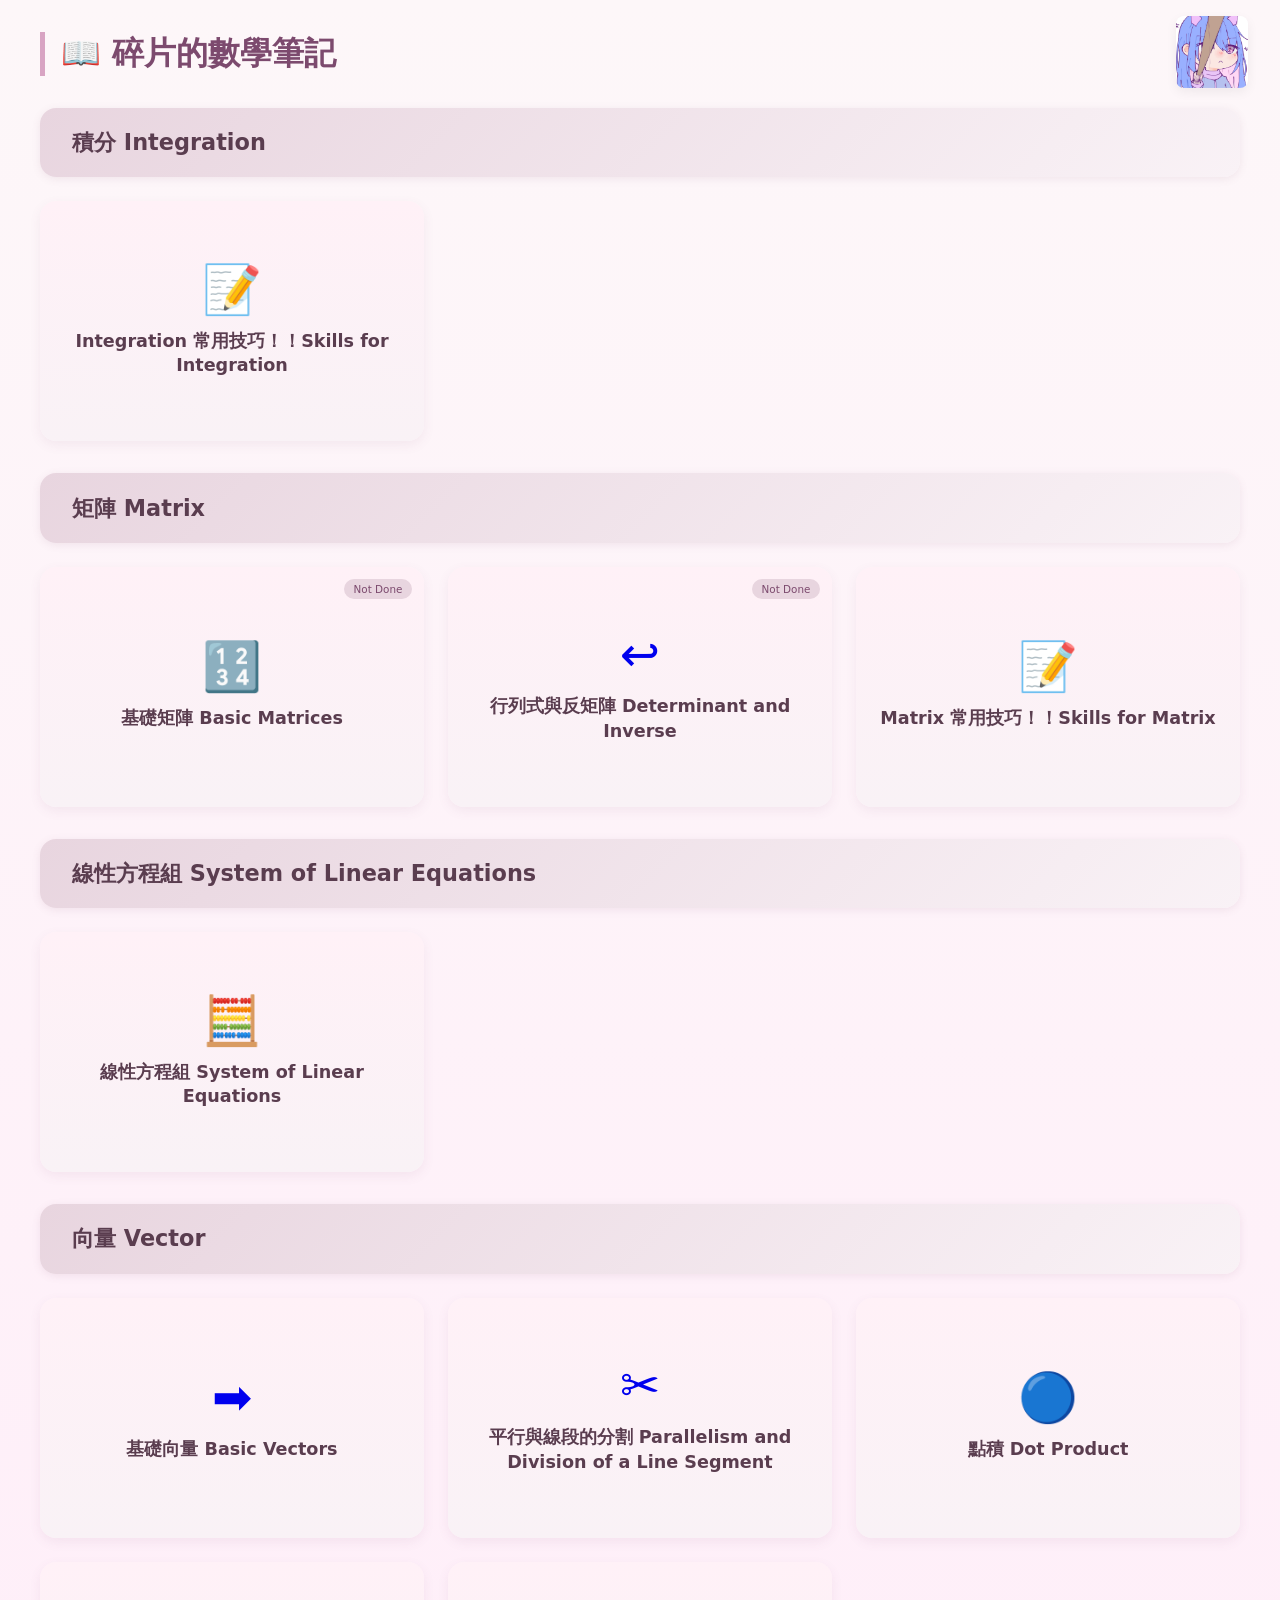
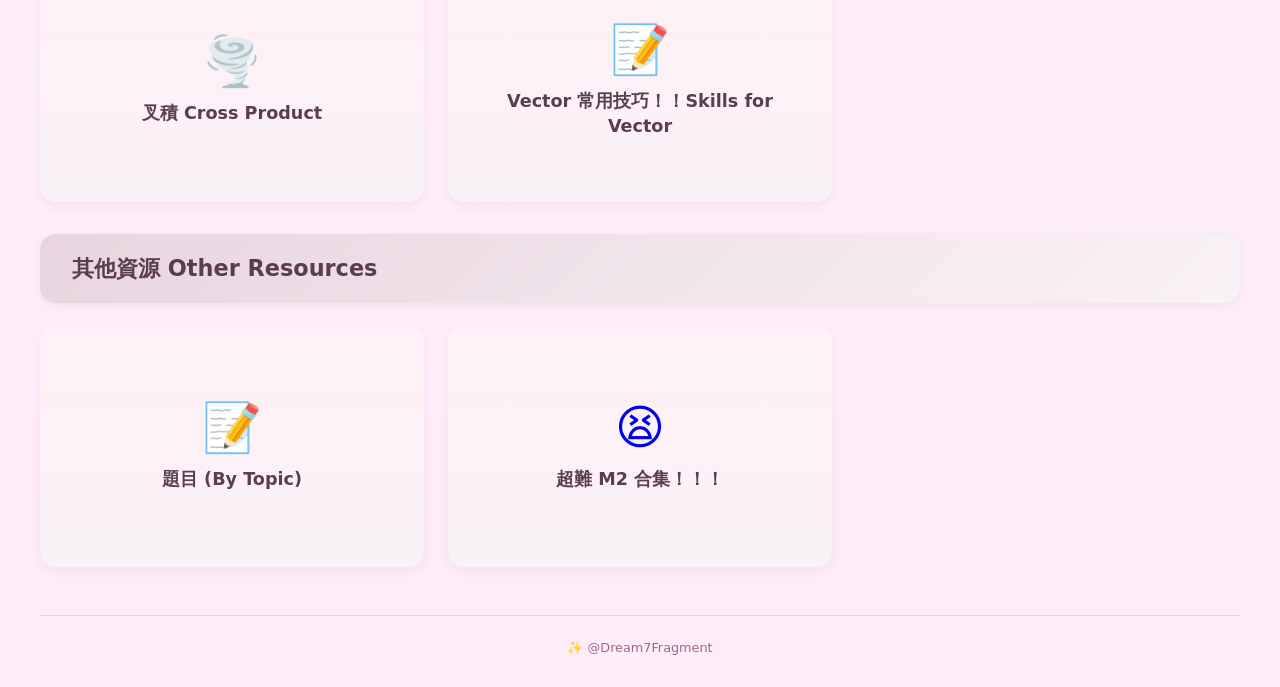
<file: index.html>
<!DOCTYPE html>
<html lang="zh-Hant">
<head>
    <meta charset="UTF-8">
    <title>碎片的數學筆記｜目錄</title>
    <meta name="viewport" content="width=device-width, initial-scale=1">
    <link rel="stylesheet" href="style.css">

</head>
<body>
<div class="container">
    <img src="icon.png" class="icon"></img>

    <h1>📖 碎片的數學筆記</h1>
    <!-- <div class="sub">持續更新中 · 即時演算 · 互動式圖形</div> -->

    <!-- 積分 Integration -->
    <div class="topic-title">
        積分 Integration
    </div>
    <div class="card-grid">
        <!-- <a href="solid-of-revolution.html" class="page-card">
            <span class="page-card-badge">Not Done</span>
            <div class="page-card-content">
                <div class="page-card-emoji">🔄</div>
                <div class="page-card-title">旋轉體積 Solid of Revolution</div>
            </div>
        </a> -->
        <a href="integration/skills-for-integration.html" class="page-card">
            <div class="page-card-content">
                <div class="page-card-emoji">📝</div>
                <div class="page-card-title">Integration 常用技巧！！Skills for Integration</div>
            </div>
        </a>
    </div>

    <!-- 矩陣 Matrix -->
    <div class="topic-title">
        矩陣 Matrix
    </div>
    <div class="card-grid">
        <a href="matrix/basic-matrices.html" class="page-card">
            <span class="page-card-badge">Not Done</span>
            <div class="page-card-content">
                <div class="page-card-emoji">🔢</div>
                <div class="page-card-title">基礎矩陣 Basic Matrices</div>
            </div>
        </a>
        <a href="matrix/determinant-and-inverse.html" class="page-card">
            <span class="page-card-badge">Not Done</span>
            <div class="page-card-content">
                <div class="page-card-emoji">↩️</div>
                <div class="page-card-title">行列式與反矩陣 Determinant and Inverse</div>
            </div>
        </a>
        <a href="matrix/skills-for-matrix.html" class="page-card">
            <div class="page-card-content">
                <div class="page-card-emoji">📝</div>
                <div class="page-card-title">Matrix 常用技巧！！Skills for Matrix</div>
            </div>
        </a>
    </div>

    <!-- 線性方程組 System of Linear Equations -->
    <div class="topic-title">
        線性方程組 System of Linear Equations
    </div>
    <div class="card-grid">
        <a href="system/system-of-linear-equations.html" class="page-card">
            <div class="page-card-content">
                <div class="page-card-emoji">🧮</div>
                <div class="page-card-title">線性方程組 System of Linear Equations</div>
            </div>
        </a>
    </div>

    <!-- 向量 Vector -->
    <div class="topic-title">
        向量 Vector
    </div>
    <div class="card-grid">
        <a href="vector/basic-vectors.html" class="page-card">
            <div class="page-card-content">
                <div class="page-card-emoji">➡️</div>
                <div class="page-card-title">基礎向量 Basic Vectors</div>
            </div>
        </a>
        <a href="vector/parallelism-and-division.html" class="page-card">
            <div class="page-card-content">
                <div class="page-card-emoji">✂️</div>
                <div class="page-card-title">平行與線段的分割 Parallelism and Division of a Line Segment</div>
            </div>
        </a>
        <a href="vector/dot-product.html" class="page-card">
            <div class="page-card-content">
                <div class="page-card-emoji">🔵</div>
                <div class="page-card-title">點積 Dot Product</div>
            </div>
        </a>
        <a href="vector/cross-product.html" class="page-card">
            <div class="page-card-content">
                <div class="page-card-emoji">🌪️</div>
                <div class="page-card-title">叉積 Cross Product</div>
            </div>
        </a>
        <a href="vector/skills-for-vector.html" class="page-card">
            <div class="page-card-content">
                <div class="page-card-emoji">📝</div>
                <div class="page-card-title">Vector 常用技巧！！Skills for Vector</div>
            </div>
        </a>
    </div>


    <!-- 互動範例 -->
    <div class="topic-title">
        其他資源 Other Resources
    </div>
    <div class="card-grid">
        <a href="others/questions.html" class="page-card">
            <div class="page-card-content">
                <div class="page-card-emoji">📝</div>
                <div class="page-card-title">題目 (By Topic)</div>
            </div>
        </a>
        <a href="others/hard-problems.html" class="page-card">
            <div class="page-card-content">
                <div class="page-card-emoji">😫</div>
                <div class="page-card-title">超難 M2 合集！！！</div>
            </div>
        </a>
    </div>

    <div class="footer">
        ✨ @Dream7Fragment
    </div>
</div>
</body>
</html>
</file>
<file: style.css>
/* ========== 全局样式 ========== */
* {
    margin: 0;
    padding: 0;
    box-sizing: border-box;
}

body {
    font-family: 'Noto Sans TC', 'Noto Sans CJK TC', 'PingFang TC', 'Microsoft YaHei', '微軟正黑體',
    system-ui, -apple-system, 'Segoe UI', Roboto, sans-serif;
    background: linear-gradient(180deg, #fdf7f9, #ffecf9);
    padding: 2rem 1rem;
    color: #7c4a6e;
    display: grid;
    place-items: center;      /* 水平 + 垂直同時置中 */
    min-height: 100vh;
    margin: 0;
}

.container {
    /* position: relative; */
    max-width: 1200px;
    /* min-width: min(1200px, 80%); */
    /* margin: 0 auto; */
}

/* ========== 渐变文本样式 ========== */
.gradient-text {
    font-weight: 700;                     /* 粗體 (700 = bold) */
    background: linear-gradient(135deg, #3b82f6, #8b5cf6);
    background-clip: text;
    -webkit-background-clip: text;
    color: transparent;
    
    /* 額外效果：文字陰影 */
    text-shadow: 2px 2px 4px rgba(0,0,0,0.1);
}

/* ========== 标题区 ========== */
h1 {
    font-size: 2rem;
    font-weight: 600;
    margin-bottom: 0.5rem;
    border-left: 5px solid #d8a4c3;
    padding-left: 1rem;
}

h2 {
    margin-bottom: 2rem;
}

h3 {
    margin-top: 2rem;
    margin-bottom: 1rem;
}

p {
    margin-bottom: 1rem;
}

.sub {
    color: #9b6b8a;
    margin-bottom: 2rem;
    padding-left: 1.5rem;
    font-size: 0.95rem;
}

.icon {
    position: fixed;
    top: 16px;
    right: 32px;
    width: 72px;
    height: 72px;
    object-fit: cover;
    z-index: 100;
    border-radius: 8px;
    background: white;
    box-shadow: 0 4px 12px rgba(0,0,0,0.06);
}

/* ========== 主题标题（全宽彩色圆角矩形） ========== */
.topic-title {
    background: linear-gradient(135deg, #e8d5df 0%, #f9f2f6 100%);
    border-radius: 16px;
    padding: 1.2rem 2rem;
    margin: 2rem 0 1.5rem 0;
    font-size: 1.4rem;
    font-weight: 600;
    color: #5a3d4f;
    box-shadow: 0 2px 8px rgba(124, 74, 110, 0.1);
}

/* ========== 卡片网格布局 ========== */
.card-grid {
    display: grid;
    grid-template-columns: repeat(3, 1fr);
    gap: 1.5rem;
    margin-bottom: 2rem;
}

/* ========== 卡片样式（10:16 比例） ========== */
.page-card {
    background: linear-gradient(180deg, #fff1f7 0%, #f9f2f6 100%);
    border-radius: 16px;
    box-shadow: 0 4px 12px rgba(124, 74, 110, 0.08);
    overflow: hidden;
    transition: all 0.3s ease;
    text-decoration: none;
    display: flex;
    flex-direction: column;
    aspect-ratio: 16 / 10;
    position: relative;
}

.page-card:hover {
    transform: translateY(-5px);
    box-shadow: 0 8px 24px rgba(124, 74, 110, 0.15);
}

.page-card-content {
    flex: 1;
    display: flex;
    flex-direction: column;
    align-items: center;
    justify-content: center;
    padding: 1.5rem;
    text-align: center;
    gap: 1rem;
}

.page-card-emoji {
    font-size: 3rem;
    line-height: 1;
}

.page-card-title {
    font-size: 1.1rem;
    font-weight: 600;
    color: #5a3d4f;
    line-height: 1.4;
}

.page-card-badge {
    position: absolute;
    top: 0.75rem;
    right: 0.75rem;
    background: #e8d5df;
    font-size: 0.65rem;
    padding: 0.25rem 0.6rem;
    border-radius: 12px;
    color: #7c4a6e;
    font-weight: 500;
}

/* ========== 笔记页面通用样式 ========== */
.note-container {
    /* max-width: 900px; */
    background: white;
    border-radius: 16px;
    margin: 3rem 1rem 1.5rem 1rem;
    padding: 1.5rem;
    font-weight: 500;
}

.back-link {
    display: inline-block;
    margin-bottom: 1rem;
    color: #b07a9a;
    text-decoration: none;
}

.back-link:hover {
    text-decoration: underline;
}

.note-container ul {
    list-style: none; /* Remove default bullets */
    padding-left: 0;
    margin-bottom: 1.5rem;
}

.note-container ul li {
    position: relative;
    padding-left: 1.8rem; /* Indentation space */
    margin-bottom: 0.8rem;
    line-height: 1.6;
    /* color: #5a3d4f; */
}

/* Custom Bullet Point (Dot) */
.note-container ul li::before {
    content: "•";
    position: absolute;
    left: 0;
    top: 0;
    color: #d8a4c3; /* Match your theme pink */
    font-weight: bold;
    font-size: 1.2rem;
    line-height: 1.5;
}

/* Nested List (Sub-bullets) */
.note-container ul ul {
    margin-top: 0.5rem;
    margin-bottom: 0;
}

.note-container ul ul li::before {
    content: "◦"; /* Hollow circle for sub-items */
    color: #9b6b8a;
    font-size: 1rem;
}

/* ========== 可折叠容器 (Collapsible Container) ========== */
.collapsible-container {
    margin: 1.5rem 0;
    border-radius: 12px;
    overflow: hidden;
    border: 1px solid #e2e8f0;
    background: white;
}

/* The Clickable Header/Trigger */
.collapsible-trigger {
    width: 100%;
    padding: 1rem 1.5rem;
    background: #f8fafc;
    border: none;
    text-align: left;
    font-size: 1rem;
    font-weight: 600;
    color: #475569;
    cursor: pointer;
    display: flex;
    justify-content: space-between;
    align-items: center;
    transition: background 0.2s;
}

.collapsible-trigger:hover {
    background: #f1f5f9;
    color: #3b82f6;
}

/* The Arrow Icon */
.collapsible-trigger::after {
    content: '▼';
    font-size: 0.8rem;
    transition: transform 0.3s ease;
    color: #94a3b8;
}

/* Rotate arrow when open */
.collapsible-container.open .collapsible-trigger::after {
    transform: rotate(180deg);
}

/* The Hidden Content */
.collapsible-content {
    max-height: 0;
    overflow: hidden;
    transition: max-height 0.3s ease-out;
    background: white;
}

.collapsible-container.open .collapsible-content {
    max-height: 1000px; /* Large enough to fit most content */
    transition: max-height 0.5s ease-in;
}

/* Inner padding for the content so it doesn't touch edges */
.collapsible-inner {
    padding: 1.5rem;
    border-top: 1px solid #e2e8f0;
}

/* ========== 框样式 ========== */
.theorem {
    background: #fff0f0; /* Light red background */
    border-left: 6px solid #f63b3b; /* Thick red vertical line */
    border-radius: 12px;
    padding: 1.5rem;
    margin-top: 2rem;
    margin-bottom: 1.5rem;
    color: #8a1e1e; /* Dark red text */
    box-shadow: 0 2px 8px rgba(59, 130, 246, 0.1);
}

.theorem-title {
    font-weight: 700;
    font-size: 1.1rem;
    margin-bottom: 0.5rem;
    display: block;
    color: #eb2525;
}

.hint {
    background: #fffbeb; /* Light yellow background */
    border-left: 6px solid #f59e0b; /* Amber vertical line */
    border-radius: 12px;
    padding: 1.5rem;
    margin: 1.5rem 0;
    color: #78350f; /* Dark amber text */
    box-shadow: 0 2px 8px rgba(245, 158, 11, 0.1);
}

.hint-title {
    font-weight: 700;
    font-size: 1.1rem;
    margin-bottom: 0.5rem;
    display: block;
    color: #d97706;
}

.example {
    background: #f0f7ff; /* Light blue background */
    border: 2px solid #abc7f4; /* Emerald vertical line */
    border-radius: 12px;
    padding: 1.5rem;
    margin: 1.5rem 0;
    color: #1e3a8a; /* Dark blue text */
    box-shadow: 0 2px 8px rgba(16, 185, 129, 0.1);
}

.example-title {
    font-weight: 700;
    font-size: 1.1rem;
    margin-bottom: 0.5rem;
    display: block;
    color: #2563eb;
}

.box-content {
    font-weight: 500;
    line-height: 1.6;
}

/* Buttons */
.button-group {
    display: flex;
    gap: 1rem;
    flex-wrap: wrap;
    margin: 1rem 0;
}
button {
    padding: 10px 20px;
    font-size: 1rem;
    font-weight: 600;
    border: none;
    border-radius: 40px;
    cursor: pointer;
    transition: all 0.2s;
    background: #3b82f6;
    color: white;
}
button:hover {
    background: #2563eb;
    transform: translateY(-2px);
}
button.reset-btn {
    background: #64748b;
}
button.reset-btn:hover {
    background: #475569;
}

/* ========== 多項選擇題樣式 (Multiple Choice) - New Box Approach ========== */
.multiple-choice {
    background: #f5f3ff;
    border-left: 6px solid #8b5cf6;
    border-radius: 12px;
    padding: 1.5rem;
    margin: 1.5rem 0;
    color: #4c1d95;
    box-shadow: 0 2px 8px rgba(139, 92, 246, 0.1);
}

.mc-title {
    font-weight: 700;
    font-size: 1.1rem;
    margin-bottom: 1rem;
    display: block;
    color: #7c3aed;
}

.mc-options-container {
    display: flex;
    flex-direction: column;
    gap: 0.8rem;
}

.mc-option-box {
    position: relative;
    display: flex;
    align-items: center;
    padding: 1rem 1rem 1rem 3.5rem; /* Left padding for the letter circle */
    background: white;
    border: 1px solid #e9d5ff;
    border-radius: 10px;
    cursor: pointer;
    transition: all 0.2s ease;
    font-weight: 500;
    text-align: left;
    width: 100%;
    box-sizing: border-box;
}

.mc-option-box:hover {
    background: #faf5ff;
    border-color: #d8b4fe;
    transform: translateX(4px);
}

/* The Letter Circle (A, B, C, D) */
.mc-option-box::before {
    content: attr(data-letter); /* Takes letter from HTML attribute */
    position: absolute;
    left: 0.6rem;
    top: 50%;
    transform: translateY(-50%);
    width: 2rem;
    height: 2rem;
    background: white;
    border: 2px solid #8b5cf6;
    border-radius: 50%;
    text-align: center;
    line-height: 1.8rem;
    font-weight: 700;
    color: #8b5cf6;
    font-size: 1rem;
    transition: all 0.2s;
}

/* Correct State */
.mc-option-box.correct-answer {
    background: #dcfce7;
    border-color: #10b981;
    color: #064e3b;
}
.mc-option-box.correct-answer::before {
    content: "✓";
    background: #10b981;
    border-color: #10b981;
    color: white;
}

/* Wrong State */
.mc-option-box.wrong-answer {
    background: #fee2e2;
    border-color: #ef4444;
    color: #7f1d1d;
}
.mc-option-box.wrong-answer::before {
    content: "✕";
    background: #ef4444;
    border-color: #ef4444;
    color: white;
}

/* Disabled state after correct answer */
.mc-options-container.locked .mc-option-box {
    pointer-events: none;
    opacity: 0.9;
}

/* ========== MCQ Retry Button ========== */
.retry-btn {
    background: #fff;
    border: 1px solid #8b5cf6;
    color: #8b5cf6;
    padding: 6px 12px;
    font-size: 0.85rem;
    border-radius: 20px;
    cursor: pointer;
    transition: all 0.2s;
    margin-top: 10px;
    display: inline-block;
}

.retry-btn:hover {
    background: #f5f3ff;
    transform: translateY(-1px);
    box-shadow: 0 2px 4px rgba(139, 92, 246, 0.1);
}

.retry-btn:active {
    transform: translateY(1px);
}

/* ========== 响应式（手机适配） ========== */
@media (max-width: 900px) {
    .card-grid {
        grid-template-columns: repeat(2, 1fr);
    }
}

@media (max-width: 600px) {
    body {
        padding: 1rem;
    }
    
    h1 {
        font-size: 1.6rem;
    }
    
    .topic-title {
        font-size: 1.2rem;
        padding: 1rem 1.5rem;
    }
    
    .card-grid {
        grid-template-columns: 1fr;
        gap: 1rem;
    }
    
    .page-card {
        aspect-ratio: auto;
        min-height: 120px;
    }
    
    .page-card-emoji {
        font-size: 2.5rem;
    }
    
    .page-card-title {
        font-size: 1rem;
    }
}

/* ========== 页脚 ========== */
.footer {
    margin-top: 3rem;
    text-align: center;
    font-size: 0.8rem;
    color: #9b6b8a;
    border-top: 1px solid #e8d5df;
    padding-top: 1.5rem;
}

/* ========== Navigation Sidebar ========== */
#nav-sidebar {
    width: 250px;
    background-color: #fdf7f9;
    border-right: 1px solid #e8d5df;
    padding: 20px;
    position: fixed;
    height: 100vh;
    overflow-y: auto;
    left: 0;
    top: 0;
    transition: transform 0.3s ease, width 0.3s ease;
    z-index: 1000;
    box-shadow: 2px 0 8px rgba(124, 74, 110, 0.05);
}

/* Collapsed state for sidebar */
#nav-sidebar.collapsed {
    transform: translateX(-250px);
}

#nav-sidebar h4 {
    margin-top: 0;
    color: #7c4a6e;
    font-size: 1.1rem;
    border-bottom: 2px solid #d8a4c3;
    padding-bottom: 10px;
    margin-bottom: 15px;
}

#nav-sidebar ul {
    list-style: none;
    padding: 0;
    margin: 0;
}

#nav-sidebar li {
    margin-bottom: 8px;
}

#nav-sidebar a {
    text-decoration: none;
    color: #9b6b8a;
    font-size: 0.9rem;
    display: block;
    padding: 5px 10px;
    border-radius: 6px;
    transition: all 0.2s;
}

#nav-sidebar a:hover {
    background-color: #f9f2f6;
    color: #5a3d4f;
}

#nav-sidebar a.active {
    background: linear-gradient(135deg, #e8d5df, #f9f2f6);
    color: #7c4a6e;
    font-weight: 600;
}

/* Indentation for hierarchy */
#nav-sidebar .nav-h2 {
    padding-left: 15px;
    font-weight: 600;
    color: #7c4a6e;
}

#nav-sidebar .nav-h3 {
    padding-left: 30px;
    font-size: 0.85rem;
}

/* Sidebar Collapse/Expand Button (Side Button) */
#nav-collapse-btn {
    position: fixed;
    left: 250px;
    top: 50%;
    transform: translateY(-50%);
    z-index: 1001;
    background: white;
    border: 1px solid #e8d5df;
    border-left: none;
    padding: 12px 8px;
    border-radius: 0 8px 8px 0;
    cursor: pointer;
    color: #7c4a6e;
    font-size: 0.5rem;
    box-shadow: 2px 0 8px rgba(124, 74, 110, 0.1);
    transition: all 0.3s ease;
    display: flex;
    align-items: center;
    justify-content: center;
    width: 24px;
    height: 48px;
}

#nav-collapse-btn:hover {
    background: #fdf7f9;
    box-shadow: 2px 0 12px rgba(124, 74, 110, 0.2);
    left: 252px;
}

/* Move collapse button when sidebar is collapsed */
#nav-sidebar.collapsed ~ #nav-collapse-btn,
body:has(#nav-sidebar.collapsed) #nav-collapse-btn {
    left: 0;
}

/* Mobile Toggle Button */
#nav-toggle {
    display: none;
    position: fixed;
    top: 15px;
    left: 15px;
    z-index: 1001;
    background: white;
    border: 1px solid #e8d5df;
    padding: 8px 12px;
    border-radius: 6px;
    cursor: pointer;
    color: #7c4a6e;
    font-size: 0.9rem;
    box-shadow: 0 2px 4px rgba(124, 74, 110, 0.1);
    transition: all 0.2s;
}

#nav-toggle:hover {
    background: #fdf7f9;
    box-shadow: 0 4px 8px rgba(124, 74, 110, 0.15);
}

/* Adjust container for sidebar */
body:has(#nav-sidebar) .container {
    margin-left: 250px;
    padding: 20px 40px;
    /* max-width: calc(1200px + 250px); */
    max-width: 1200px;
    transition: margin-left 0.3s ease, max-width 0.3s ease;
}

/* Adjust container when sidebar is collapsed */
body:has(#nav-sidebar.collapsed) .container {
    margin-left: 0;
    max-width: 1200px;
}

/* Smooth Scrolling */
html {
    scroll-behavior: smooth;
}

/* Mobile Responsiveness */
@media (max-width: 768px) {
    #nav-sidebar {
        transform: translateX(-100%);
    }
    
    #nav-sidebar.open {
        transform: translateX(0);
    }

    /* Hide collapse button on mobile */
    #nav-collapse-btn {
        display: none;
    }

    #nav-toggle {
        display: block;
    }

    .container {
        margin-left: 0;
        padding: 20px;
        max-width: 1200px;
    }
}

/* --- Random Quiz Styles --- */
.quiz-card {
    background: white;
    border-radius: 16px;
    padding: 2rem;
    box-shadow: 0 4px 20px rgba(0,0,0,0.05);
    margin-top: 2rem;
    border: 1px solid #f0f0f0;
}

.quiz-header {
    display: flex;
    justify-content: space-between;
    margin-bottom: 1.5rem;
    font-size: 0.9rem;
    color: #64748b;
    font-weight: 600;
}

.quiz-question-text {
    font-size: 1.25rem;
    color: #1e293b;
    margin-bottom: 1.5rem;
    line-height: 1.6;
}

.quiz-content-area {
    margin-bottom: 2rem;
}

/* Short Answer Input */
.input-group {
    display: flex;
    flex-direction: column;
    gap: 0.5rem;
    max-width: 300px;
}

.quiz-input {
    padding: 12px 16px;
    border: 2px solid #e2e8f0;
    border-radius: 8px;
    font-size: 1.1rem;
    transition: all 0.2s;
}

.quiz-input:focus {
    border-color: #d8a4c3;
    outline: none;
    box-shadow: 0 0 0 3px rgba(216, 164, 195, 0.2);
}

.input-hint {
    font-size: 0.85rem;
    color: #94a3b8;
}

/* Multiple Choice Grid */
.mc-grid {
    display: grid;
    grid-template-columns: repeat(auto-fit, minmax(200px, 1fr));
    gap: 1rem;
}

.mc-option {
    border: 2px solid #e2e8f0;
    border-radius: 12px;
    padding: 1rem;
    cursor: pointer;
    transition: all 0.2s;
    display: flex;
    align-items: center;
    gap: 10px;
}

.mc-option:hover {
    border-color: #cbd5e1;
    background: #f8fafc;
}

.mc-option.selected {
    border-color: #d8a4c3;
    background: #fdf2f8;
    color: #831843;
}

.mc-letter {
    background: #e2e8f0;
    width: 28px;
    height: 28px;
    border-radius: 50%;
    display: flex;
    align-items: center;
    justify-content: center;
    font-weight: bold;
    font-size: 0.9rem;
}

.mc-option.selected .mc-letter {
    background: #d8a4c3;
    color: white;
}

/* GeoGebra Container */
.ggb-container {
    width: 100%;
    max-width: 100%;
    aspect-ratio: 4 / 3;
    min-height: 300px;
    border-radius: 12px;
    overflow: hidden;
    border: 1px solid #e2e8f0;
}

/* Vector Input Styling */
.vector-input {
    letter-spacing: 0.5px;
}

.vector-input::placeholder {
    color: #94a3b8;
    font-style: italic;
}

/* Feedback & Buttons */
.quiz-feedback {
    padding: 1rem;
    border-radius: 8px;
    margin-bottom: 1.5rem;
    font-weight: 600;
    display: none; /* Hidden by default */
}

.quiz-feedback.success { display: block; background: #dcfce7; color: #166534; }
.quiz-feedback.error { display: block; background: #fee2e2; color: #991b1b; }
.quiz-feedback.warning { display: block; background: #fef9c3; color: #854d0e; }

.quiz-actions {
    display: flex;
    gap: 1rem;
    justify-content: flex-end;
}

.quiz-btn {
    padding: 10px 24px;
    border-radius: 8px;
    border: none;
    font-weight: 600;
    cursor: pointer;
    transition: transform 0.1s;
}

.quiz-btn:active { transform: scale(0.98); }

.quiz-btn.primary {
    background: #d8a4c3;
    color: white;
}

.quiz-btn.primary:hover { background: #c08eb0; }

.quiz-btn.secondary {
    background: #f1f5f9;
    color: #475569;
}

.quiz-btn.secondary:hover { background: #e2e8f0; }

.fade-in {
    animation: fadeIn 0.5s ease-in;
}

@keyframes fadeIn {
    from { opacity: 0; transform: translateY(10px); }
    to { opacity: 1; transform: translateY(0); }
}
</file>
